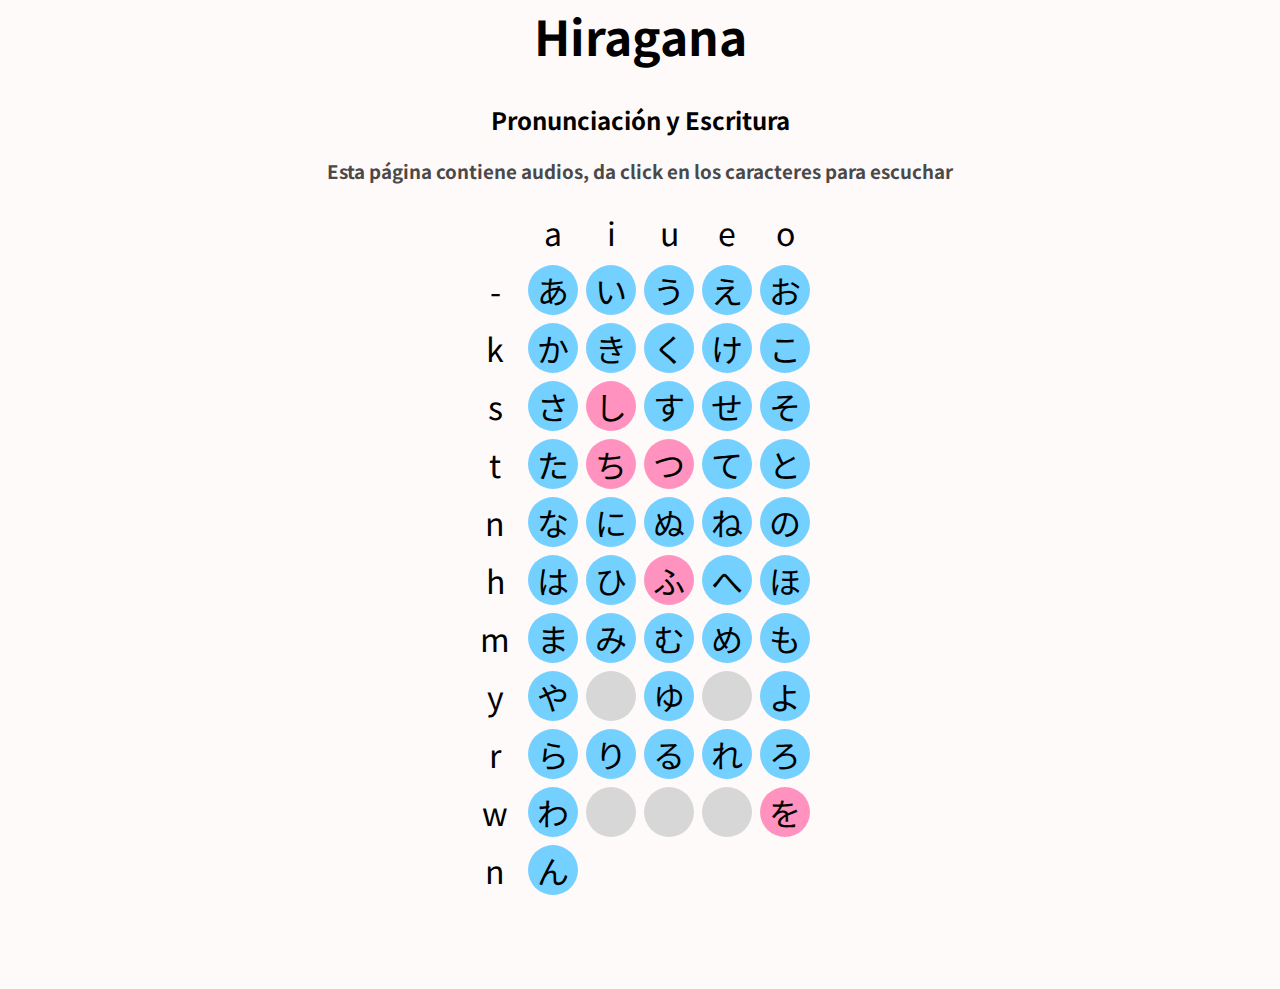
<file: hiragana.html>
<html lang="es">

<head>
    <meta charset="UTF-8">
    <meta name="viewport" content="width=device-width, initial-scale=1.0">

    <link rel="stylesheet" href="silabarios.css">

    <link href="https://fonts.googleapis.com/css2?family=Noto+Serif+JP&family=Sawarabi+Mincho&display=swap"
        rel="stylesheet">
    <link href="https://fonts.googleapis.com/css2?family=Kosugi+Maru&family=Noto+Sans+JP&display=swap" rel="stylesheet">

    <script>
        var a = new Audio();
        a.src = "audios/a.mp3";
        var i = new Audio();
        i.src = "audios/i.mp3";
        var u = new Audio();
        u.src = "audios/u.mp3";
        var e = new Audio();
        e.src = "audios/e.mp3";
        var o = new Audio();
        o.src = "audios/o.mp3";

        var ka = new Audio();
        ka.src = "audios/ka.mp3";
        var ki = new Audio();
        ki.src = "audios/ki.mp3";
        var ku = new Audio();
        ku.src = "audios/ku.mp3";
        var ke = new Audio();
        ke.src = "audios/ke.mp3";
        var ko = new Audio();
        ko.src = "audios/ko.mp3";

        var sa = new Audio();
        sa.src = "audios/sa.mp3";
        var shi = new Audio();
        shi.src = "audios/shi.mp3";
        var su = new Audio();
        su.src = "audios/su.mp3";
        var se = new Audio();
        se.src = "audios/se.mp3";
        var so = new Audio();
        so.src = "audios/so.mp3";

        var ta = new Audio();
        ta.src = "audios/ta.mp3";
        var chi = new Audio();
        chi.src = "audios/chi.mp3"; var tsu = new Audio();
        tsu.src = "audios/tsu.mp3";
        var te = new Audio();
        te.src = "audios/te.mp3";
        var to = new Audio();
        to.src = "audios/to.mp3";

        var na = new Audio();
        na.src = "audios/na.mp3";
        var ni = new Audio();
        ni.src = "audios/ni.mp3";
        var nu = new Audio();
        nu.src = "audios/nu.mp3";
        var ne = new Audio();
        ne.src = "audios/ne.mp3";
        var no = new Audio();
        no.src = "audios/no.mp3";

        var ha = new Audio();
        ha.src = "audios/ha.mp3";
        var hi = new Audio();
        hi.src = "audios/hi.mp3";
        var fu = new Audio();
        fu.src = "audios/fu.mp3";
        var he = new Audio();
        he.src = "audios/he.mp3";
        var ho = new Audio();
        ho.src = "audios/ho.mp3";

        var ma = new Audio();
        ma.src = "audios/ma.mp3";
        var mi = new Audio();
        mi.src = "audios/mi.mp3";
        var mu = new Audio();
        mu.src = "audios/mu.mp3";
        var me = new Audio();
        me.src = "audios/me.mp3";
        var mo = new Audio();
        mo.src = "audios/mo.mp3";

        var ya = new Audio();
        ya.src = "audios/ya.mp3";
        var yu = new Audio();
        yu.src = "audios/yu.mp3";
        var yo = new Audio();
        yo.src = "audios/yo.mp3";

        var ra = new Audio();
        ra.src = "audios/ra.mp3";
        var ri = new Audio();
        ri.src = "audios/ri.mp3";
        var ru = new Audio();
        ru.src = "audios/ru.mp3";
        var re = new Audio();
        re.src = "audios/re.mp3";
        var ro = new Audio();
        ro.src = "audios/ro.mp3";

        var wa = new Audio();
        wa.src = "audios/wa.mp3";
        var wo = new Audio();
        wo.src = "audios/wo.mp3";

        var nn = new Audio();
        nn.src = "audios/nn.mp3";
    </script>
    <title>Hiragana</title>
</head>

<body>
    <nav id="navbar">
        <a href="index.html">
            <label>Volver</label>
        </a>
    </nav>

    <h1 id="title">Hiragana</h1>
    <h2 id="subtitle">Pronunciación y Escritura</h2>
    <h3 id="info">Esta página contiene audios, da click en los caracteres para escuchar</h3>

    <div id="wrapper">
        <div class="row">
            <p class="char"></p>
            <p class="char">a</p>
            <p class="char">i</p>
            <p class="char">u</p>
            <p class="char">e</p>
            <p class="char">o</p>
        </div>
        <div class="row">
            <p class="char">-</p>
            <p class="char hiragana" onmousedown="a.play()">あ</p>
            <p class="char hiragana" onmousedown="i.play()">い</p>
            <p class="char hiragana" onmousedown="u.play()">う</p>
            <p class="char hiragana" onmousedown="e.play()">え</p>
            <p class="char hiragana" onmousedown="o.play()">お</p>
        </div>
        <div class="row">
            <p class="char">k</p>
            <p class="char hiragana" onmousedown="ka.play()">か</p>
            <p class="char hiragana" onmousedown="ki.play()">き</p>
            <p class="char hiragana" onmousedown="ku.play()">く</p>
            <p class="char hiragana" onmousedown="ke.play()">け</p>
            <p class="char hiragana" onmousedown="ko.play()">こ</p>
        </div>
        <div class="row">
            <p class="char">s</p>
            <p class="char hiragana" onmousedown="sa.play()">さ</p>
            <p class="char hiragana exception" onmousedown="shi.play()">し</p>
            <p class="char hiragana" onmousedown="su.play()">す</p>
            <p class="char hiragana" onmousedown="se.play()">せ</p>
            <p class="char hiragana" onmousedown="so.play()">そ</p>
        </div>
        <div class="row">
            <p class="char">t</p>
            <p class="char hiragana" onmousedown="ta.play()">た</p>
            <p class="char hiragana exception" onmousedown="chi.play()">ち</p>
            <p class="char hiragana exception" onmousedown="tsu.play()">つ</p>
            <p class="char hiragana" onmousedown="te.play()">て</p>
            <p class="char hiragana" onmousedown="to.play()">と</p>
        </div>
        <div class="row">
            <p class="char">n</p>
            <p class="char hiragana" onmousedown="na.play()">な</p>
            <p class="char hiragana" onmousedown="ni.play()">に</p>
            <p class="char hiragana" onmousedown="nu.play()">ぬ</p>
            <p class="char hiragana" onmousedown="ne.play()">ね</p>
            <p class="char hiragana" onmousedown="no.play()">の</p>
        </div>
        <div class="row">
            <p class="char">h</p>
            <p class="char hiragana" onmousedown="ha.play()">は</p>
            <p class="char hiragana" onmousedown="hi.play()">ひ</p>
            <p class="char hiragana exception" onmousedown="fu.play()">ふ</p>
            <p class="char hiragana" onmousedown="he.play()">へ</p>
            <p class="char hiragana" onmousedown="ho.play()">ほ</p>
        </div>
        <div class="row">
            <p class="char">m</p>
            <p class="char hiragana" onmousedown="ma.play()">ま</p>
            <p class="char hiragana" onmousedown="mi.play()">み</p>
            <p class="char hiragana" onmousedown="mu.play()">む</p>
            <p class="char hiragana" onmousedown="me.play()">め</p>
            <p class="char hiragana" onmousedown="mo.play()">も</p>
        </div>
        <div class="row">
            <p class="char">y</p>
            <p class="char hiragana" onmousedown="ya.play()">や</p>
            <p class="char empty"></p>
            <p class="char hiragana" onmousedown="yu.play()">ゆ</p>
            <p class="char empty"></p>
            <p class="char hiragana" onmousedown="yo.play()">よ</p>
        </div>
        <div class="row">
            <p class="char">r</p>
            <p class="char hiragana" onmousedown="ra.play()">ら</p>
            <p class="char hiragana" onmousedown="ri.play()">り</p>
            <p class="char hiragana" onmousedown="ru.play()">る</p>
            <p class="char hiragana" onmousedown="re.play()">れ</p>
            <p class="char hiragana" onmousedown="ro.play()">ろ</p>
        </div>
        <div class="row">
            <p class="char">w</p>
            <p class="char hiragana" onmousedown="wa.play()">わ</p>
            <p class="char empty"></p>
            <p class="char empty"></p>
            <p class="char empty"></p>
            <p class="char hiragana exception" onmousedown="wo.play()">を</p>
        </div>
        <div class="row">
            <p class="char">n</p>
            <p class="char hiragana" onmousedown="nn.play()">ん</p>
            <p class="char"></p>
            <p class="char"></p>
            <p class="char"></p>
            <p class="char"></p>
        </div>
        <div class="blank"></div>
    </div>
</body>

<footer>XVI-LoLz</footer>

</html>
</file>
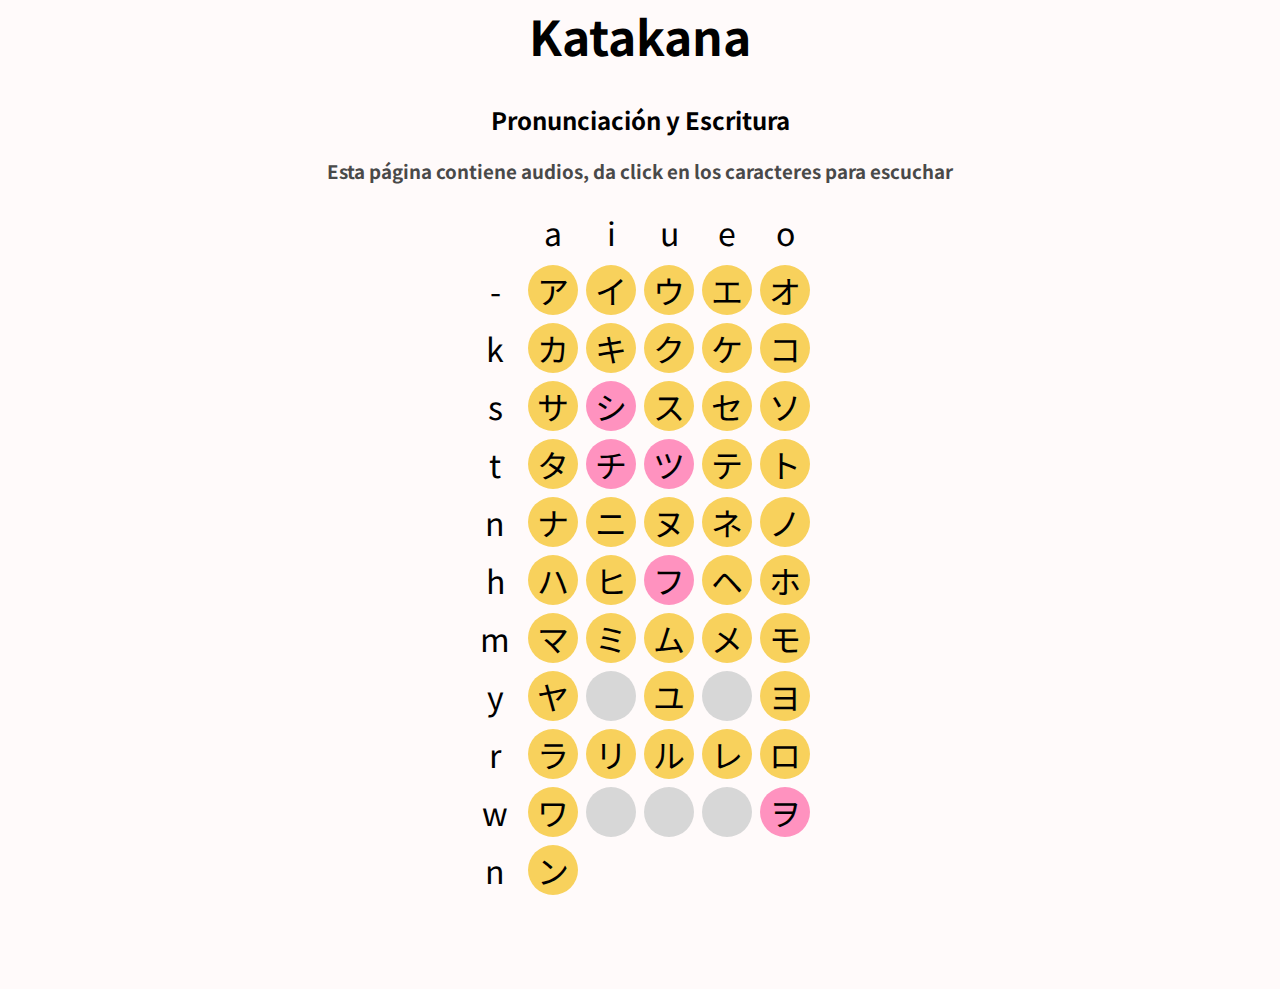
<file: katakana.html>
<html lang="es">

<head>
    <meta charset="UTF-8">
    <meta name="viewport" content="width=device-width, initial-scale=1.0">

    <link rel="stylesheet" href="silabarios.css">

    <link href="https://fonts.googleapis.com/css2?family=Noto+Serif+JP&family=Sawarabi+Mincho&display=swap"
        rel="stylesheet">
    <link href="https://fonts.googleapis.com/css2?family=Kosugi+Maru&family=Noto+Sans+JP&display=swap" rel="stylesheet">

    <script>
        var a = new Audio();
        a.src = "audios/a.mp3";
        var i = new Audio();
        i.src = "audios/i.mp3";
        var u = new Audio();
        u.src = "audios/u.mp3";
        var e = new Audio();
        e.src = "audios/e.mp3";
        var o = new Audio();
        o.src = "audios/o.mp3";

        var ka = new Audio();
        ka.src = "audios/ka.mp3";
        var ki = new Audio();
        ki.src = "audios/ki.mp3";
        var ku = new Audio();
        ku.src = "audios/ku.mp3";
        var ke = new Audio();
        ke.src = "audios/ke.mp3";
        var ko = new Audio();
        ko.src = "audios/ko.mp3";

        var sa = new Audio();
        sa.src = "audios/sa.mp3";
        var shi = new Audio();
        shi.src = "audios/shi.mp3";
        var su = new Audio();
        su.src = "audios/su.mp3";
        var se = new Audio();
        se.src = "audios/se.mp3";
        var so = new Audio();
        so.src = "audios/so.mp3";

        var ta = new Audio();
        ta.src = "audios/ta.mp3";
        var chi = new Audio();
        chi.src = "audios/chi.mp3"; var tsu = new Audio();
        tsu.src = "audios/tsu.mp3";
        var te = new Audio();
        te.src = "audios/te.mp3";
        var to = new Audio();
        to.src = "audios/to.mp3";

        var na = new Audio();
        na.src = "audios/na.mp3";
        var ni = new Audio();
        ni.src = "audios/ni.mp3";
        var nu = new Audio();
        nu.src = "audios/nu.mp3";
        var ne = new Audio();
        ne.src = "audios/ne.mp3";
        var no = new Audio();
        no.src = "audios/no.mp3";

        var ha = new Audio();
        ha.src = "audios/ha.mp3";
        var hi = new Audio();
        hi.src = "audios/hi.mp3";
        var fu = new Audio();
        fu.src = "audios/fu.mp3";
        var he = new Audio();
        he.src = "audios/he.mp3";
        var ho = new Audio();
        ho.src = "audios/ho.mp3";

        var ma = new Audio();
        ma.src = "audios/ma.mp3";
        var mi = new Audio();
        mi.src = "audios/mi.mp3";
        var mu = new Audio();
        mu.src = "audios/mu.mp3";
        var me = new Audio();
        me.src = "audios/me.mp3";
        var mo = new Audio();
        mo.src = "audios/mo.mp3";

        var ya = new Audio();
        ya.src = "audios/ya.mp3";
        var yu = new Audio();
        yu.src = "audios/yu.mp3";
        var yo = new Audio();
        yo.src = "audios/yo.mp3";

        var ra = new Audio();
        ra.src = "audios/ra.mp3";
        var ri = new Audio();
        ri.src = "audios/ri.mp3";
        var ru = new Audio();
        ru.src = "audios/ru.mp3";
        var re = new Audio();
        re.src = "audios/re.mp3";
        var ro = new Audio();
        ro.src = "audios/ro.mp3";

        var wa = new Audio();
        wa.src = "audios/wa.mp3";
        var wo = new Audio();
        wo.src = "audios/wo.mp3";

        var nn = new Audio();
        nn.src = "audios/nn.mp3";
    </script>

    <title>Katakana</title>
</head>

<body>
    <nav id="navbar">
        <a href="index.html">
            <label>Volver</label>
        </a>
    </nav>

    <h1 id="title">Katakana</h1>
    <h2 id="subtitle">Pronunciación y Escritura</h2>
    <h3 id="info">Esta página contiene audios, da click en los caracteres para escuchar</h3>    

    <div id="wrapper">
        <div class="row">
            <p class="char"></p>
            <p class="char">a</p>
            <p class="char">i</p>
            <p class="char">u</p>
            <p class="char">e</p>
            <p class="char">o</p>
        </div>
        <div class="row">
            <p class="char">-</p>
            <p class="char katakana" onmousedown="a.play()">ア</p>
            <p class="char katakana" onmousedown="i.play()">イ</p>
            <p class="char katakana" onmousedown="u.play()">ウ</p>
            <p class="char katakana" onmousedown="e.play()">エ</p>
            <p class="char katakana" onmousedown="o.play()">オ</p>
        </div>
        <div class="row">
            <p class="char">k</p>
            <p class="char katakana" onmousedown="ka.play()">カ</p>
            <p class="char katakana" onmousedown="ki.play()">キ</p>
            <p class="char katakana" onmousedown="ku.play()">ク</p>
            <p class="char katakana" onmousedown="ke.play()">ケ</p>
            <p class="char katakana" onmousedown="ko.play()">コ</p>
        </div>
        <div class="row">
            <p class="char">s</p>
            <p class="char katakana" onmousedown="sa.play()">サ</p>
            <p class="char katakana exception" onmousedown="shi.play()">シ</p>
            <p class="char katakana" onmousedown="su.play()">ス</p>
            <p class="char katakana" onmousedown="se.play()">セ</p>
            <p class="char katakana" onmousedown="so.play()">ソ</p>
        </div>
        <div class="row">
            <p class="char">t</p>
            <p class="char katakana" onmousedown="ta.play()">タ</p>
            <p class="char katakana exception" onmousedown="chi.play()">チ</p>
            <p class="char katakana exception" onmousedown="tsu.play()">ツ</p>
            <p class="char katakana" onmousedown="te.play()">テ</p>
            <p class="char katakana" onmousedown="to.play()">ト</p>
        </div>
        <div class="row">
            <p class="char">n</p>
            <p class="char katakana" onmousedown="na.play()">ナ</p>
            <p class="char katakana" onmousedown="ni.play()">ニ</p>
            <p class="char katakana" onmousedown="nu.play()">ヌ</p>
            <p class="char katakana" onmousedown="ne.play()">ネ</p>
            <p class="char katakana" onmousedown="no.play()">ノ</p>
        </div>
        <div class="row">
            <p class="char">h</p>
            <p class="char katakana" onmousedown="ha.play()">ハ</p>
            <p class="char katakana" onmousedown="hi.play()">ヒ</p>
            <p class="char katakana exception" onmousedown="fu.play()">フ</p>
            <p class="char katakana" onmousedown="he.play()">ヘ</p>
            <p class="char katakana" onmousedown="ho.play()">ホ</p>
        </div>
        <div class="row">
            <p class="char">m</p>
            <p class="char katakana" onmousedown="ma.play()">マ</p>
            <p class="char katakana" onmousedown="mi.play()">ミ</p>
            <p class="char katakana" onmousedown="mu.play()">ム</p>
            <p class="char katakana" onmousedown="me.play()">メ</p>
            <p class="char katakana" onmousedown="mo.play()">モ</p>
        </div>
        <div class="row">
            <p class="char">y</p>
            <p class="char katakana" onmousedown="ya.play()">ヤ</p>
            <p class="char empty"></p>
            <p class="char katakana" onmousedown="yu.play()">ユ</p>
            <p class="char empty"></p>
            <p class="char katakana" onmousedown="yo.play()">ヨ</p>
        </div>
        <div class="row">
            <p class="char">r</p>
            <p class="char katakana" onmousedown="ra.play()">ラ</p>
            <p class="char katakana" onmousedown="ri.play()">リ</p>
            <p class="char katakana" onmousedown="ru.play()">ル</p>
            <p class="char katakana" onmousedown="re.play()">レ</p>
            <p class="char katakana" onmousedown="ro.play()">ロ</p>
        </div>
        <div class="row">
            <p class="char">w</p>
            <p class="char katakana" onmousedown="wa.play()">ワ</p>
            <p class="char empty"></p>
            <p class="char empty"></p>
            <p class="char empty"></p>
            <p class="char katakana exception" onmousedown="wo.play()">ヲ</p>
        </div>
        <div class="row">
            <p class="char">n</p>
            <p class="char katakana" onmousedown="nn.play()">ン</p>
            <p class="char"></p>
            <p class="char"></p>
            <p class="char"></p>
            <p class="char"></p>
        </div>
        <div class="blank"></div>
    </div>
</body>

<footer>XVI-LoLz</footer>

</html>
</file>
<file: silabarios.css>
:root{
    --snow: #fffafa;
    --black: #000;
    --gray: #373737;
    --gray-mid: #494949;
    --gray-light: #D7D7D7;
    --pink: #ff388a;
    --pink-mid: #ff60a1;
    --pink-light: #ff92bf;
    --blue: #10B3FF;
    --blue-mid: #33bbff;
    --blue-light: #73d0ff;
    --yellow: #f5b700;
    --yellow-light: #f8d15c;
    --yellow-mid: #f7c533;
}

body{
    font-family: 'Noto Sans JP';
    background-color: var(--snow);
    color: var(--black);
    margin: 0px;
}

a{
    text-decoration: none;
    color: var(--pink);
}

a:hover{
    color: var(--blue);
}

#navbar{
    
}

#navbar a{
    padding-left: 12px;
    display: none;
}

#title, #subtitle, #info{
    text-align: center;
}

#title{
    font-size: 3rem;
}

#info{
    color: var(--gray-mid);
}

#wrapper{
    display: flex;
    flex-direction: column;
    justify-content: space-between;
}

.blank{
    height: 10vh;
}

footer{
    position: fixed;
    bottom: 0px;
    color: var(--snow);
    display: none;
}

.row{
    display: flex;
    flex-direction: row;
    justify-content: center;
}

.char{
    display: flex;
    justify-content: center;
    align-items: center;
    width: 50px;
    height: 50px;

    margin: 4px;

    font-size: 2rem;

    border-radius: 50%;

    /* text-shadow: 1px 1px 2px var(--snow); */
}

.empty{
    background-color: var(--gray-light);
}

.hiragana{
    background-color: var(--blue-light);

    transition-timing-function: ease-in-out;
    transition-duration: 200ms;
}

.katakana{
    background-color: var(--yellow-light);

    transition-timing-function: ease-in-out;
    transition-duration: 200ms;
}

.exception{
    background-color: var(--pink-light);
}

.hiragana:hover{
    transform: scale(1.5);
    background-color: var(--blue);
    cursor: none;
}

.katakana:hover{
    transform: scale(1.5);
    background-color: var(--yellow);
    cursor: none;
}

.exception:hover{
    background-color: var(--pink-mid);
}

@media (max-width: 416px){
    #navbar{
        display: none;
    }
}
</file>
